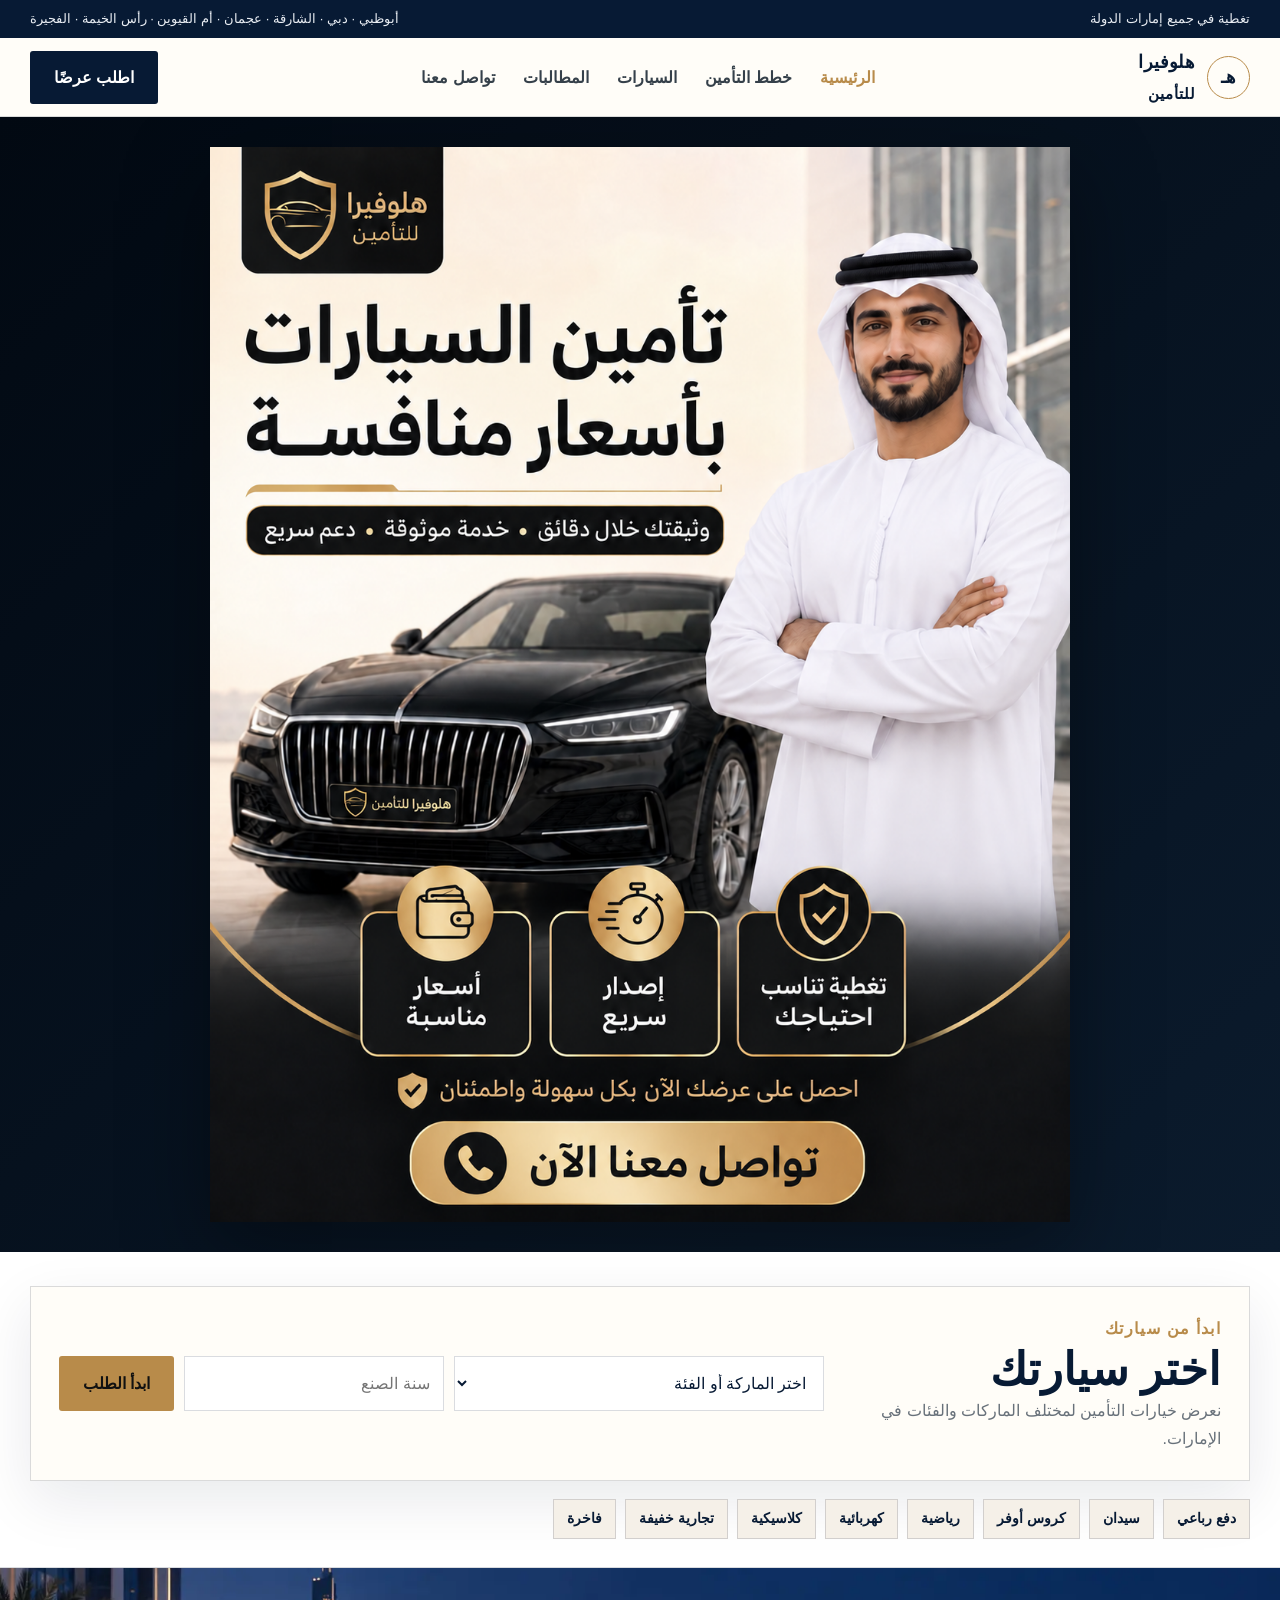
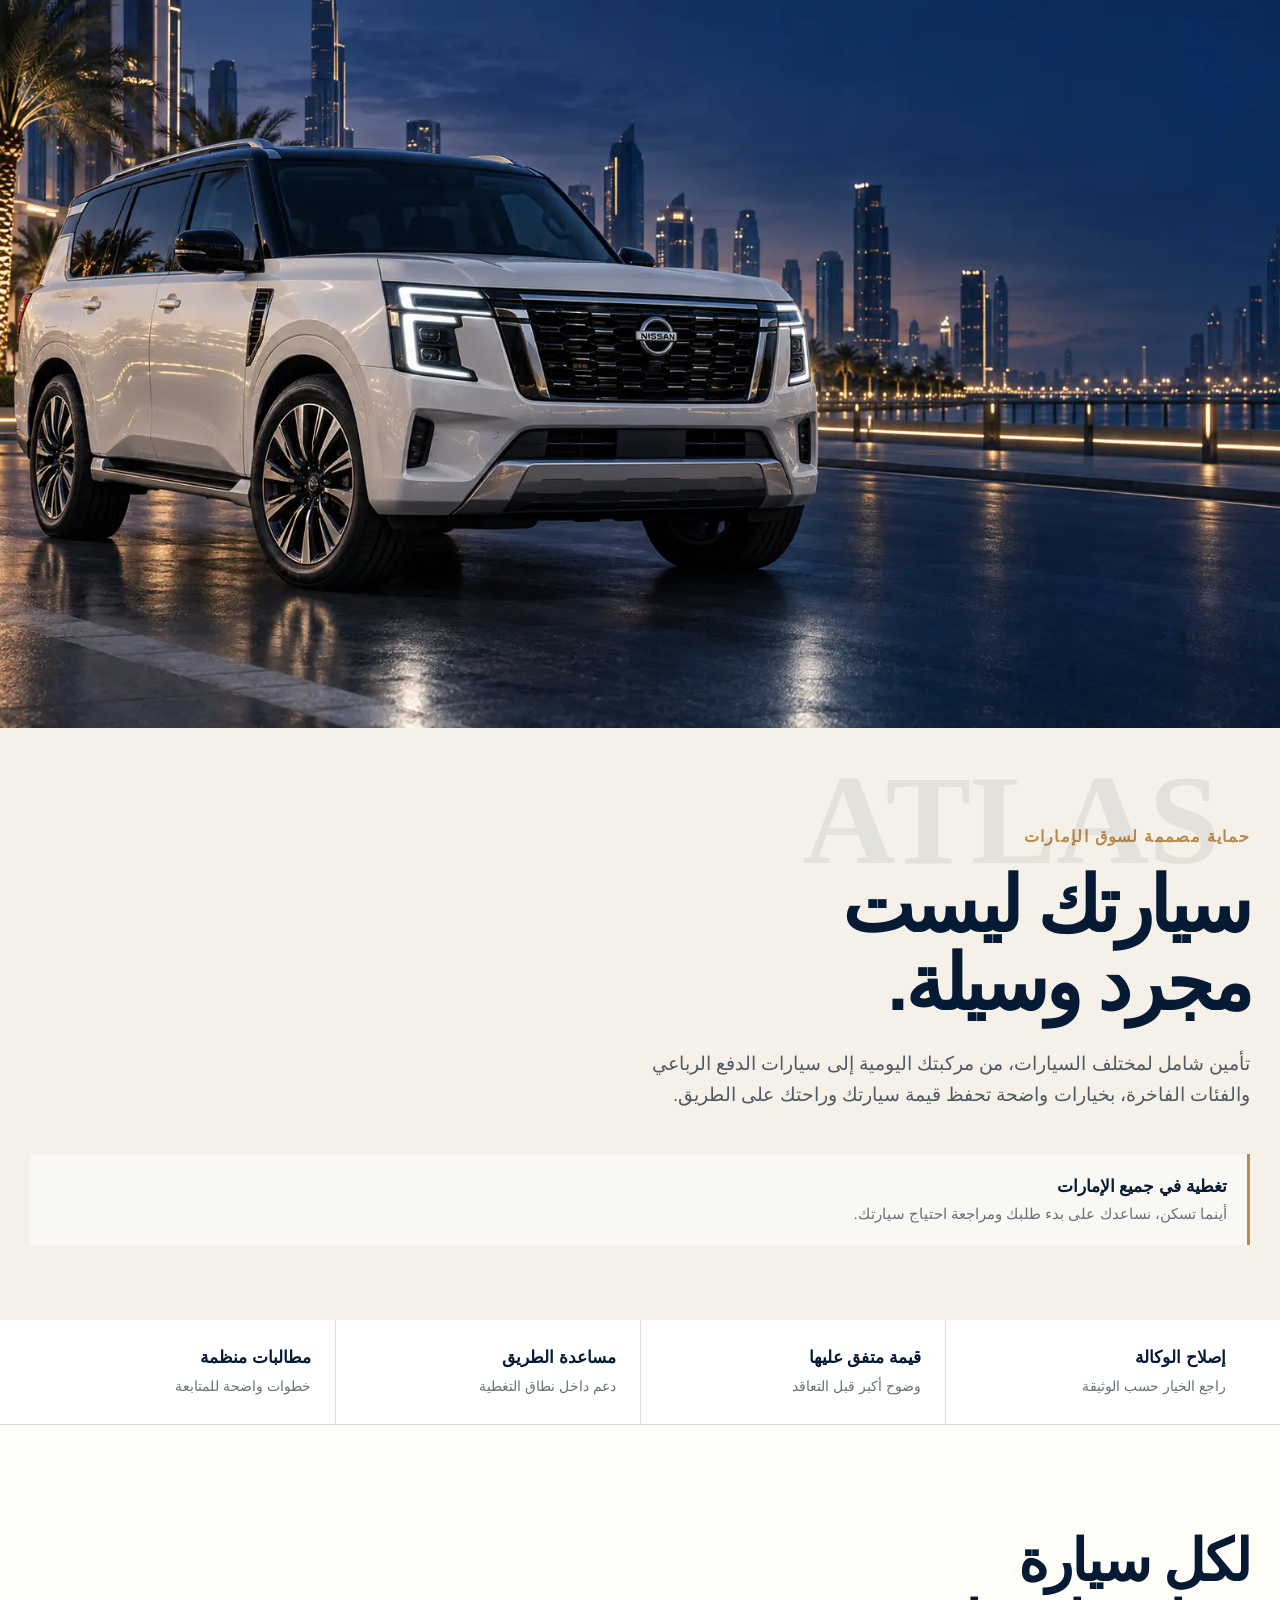
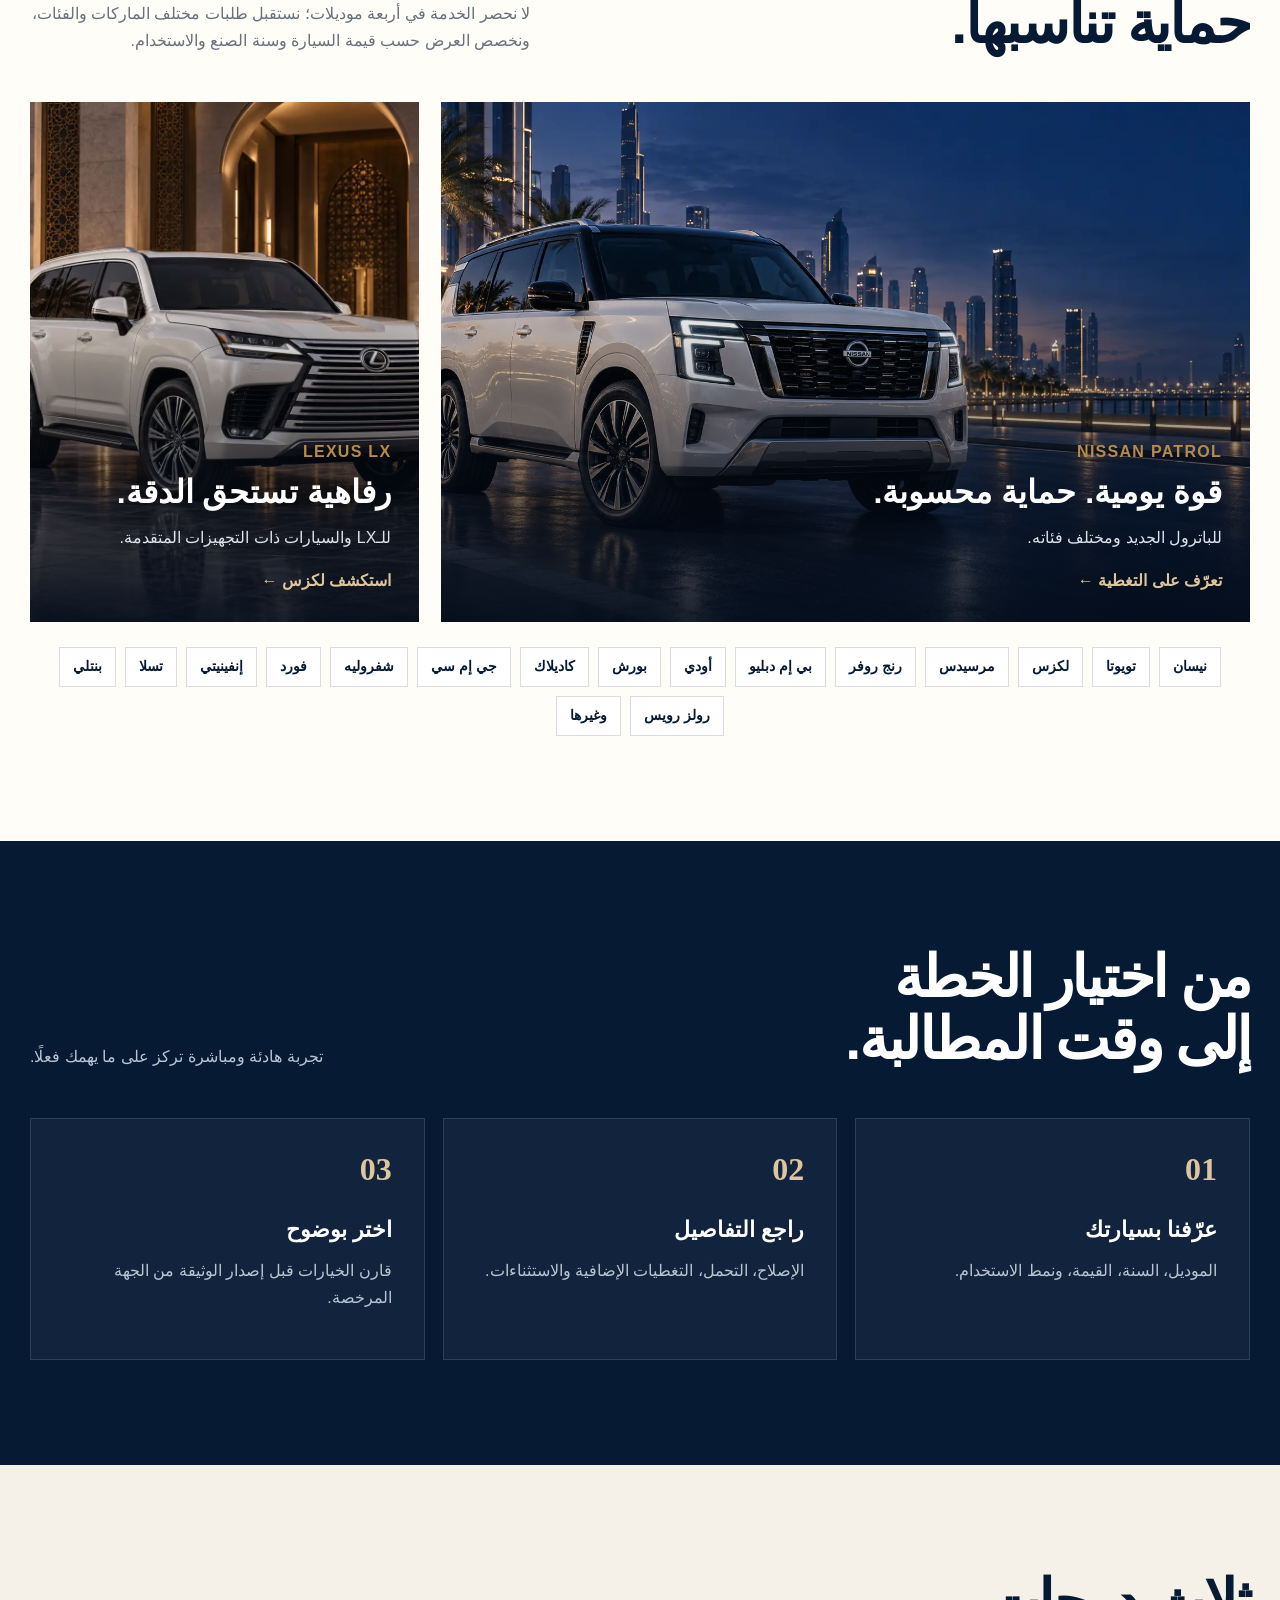
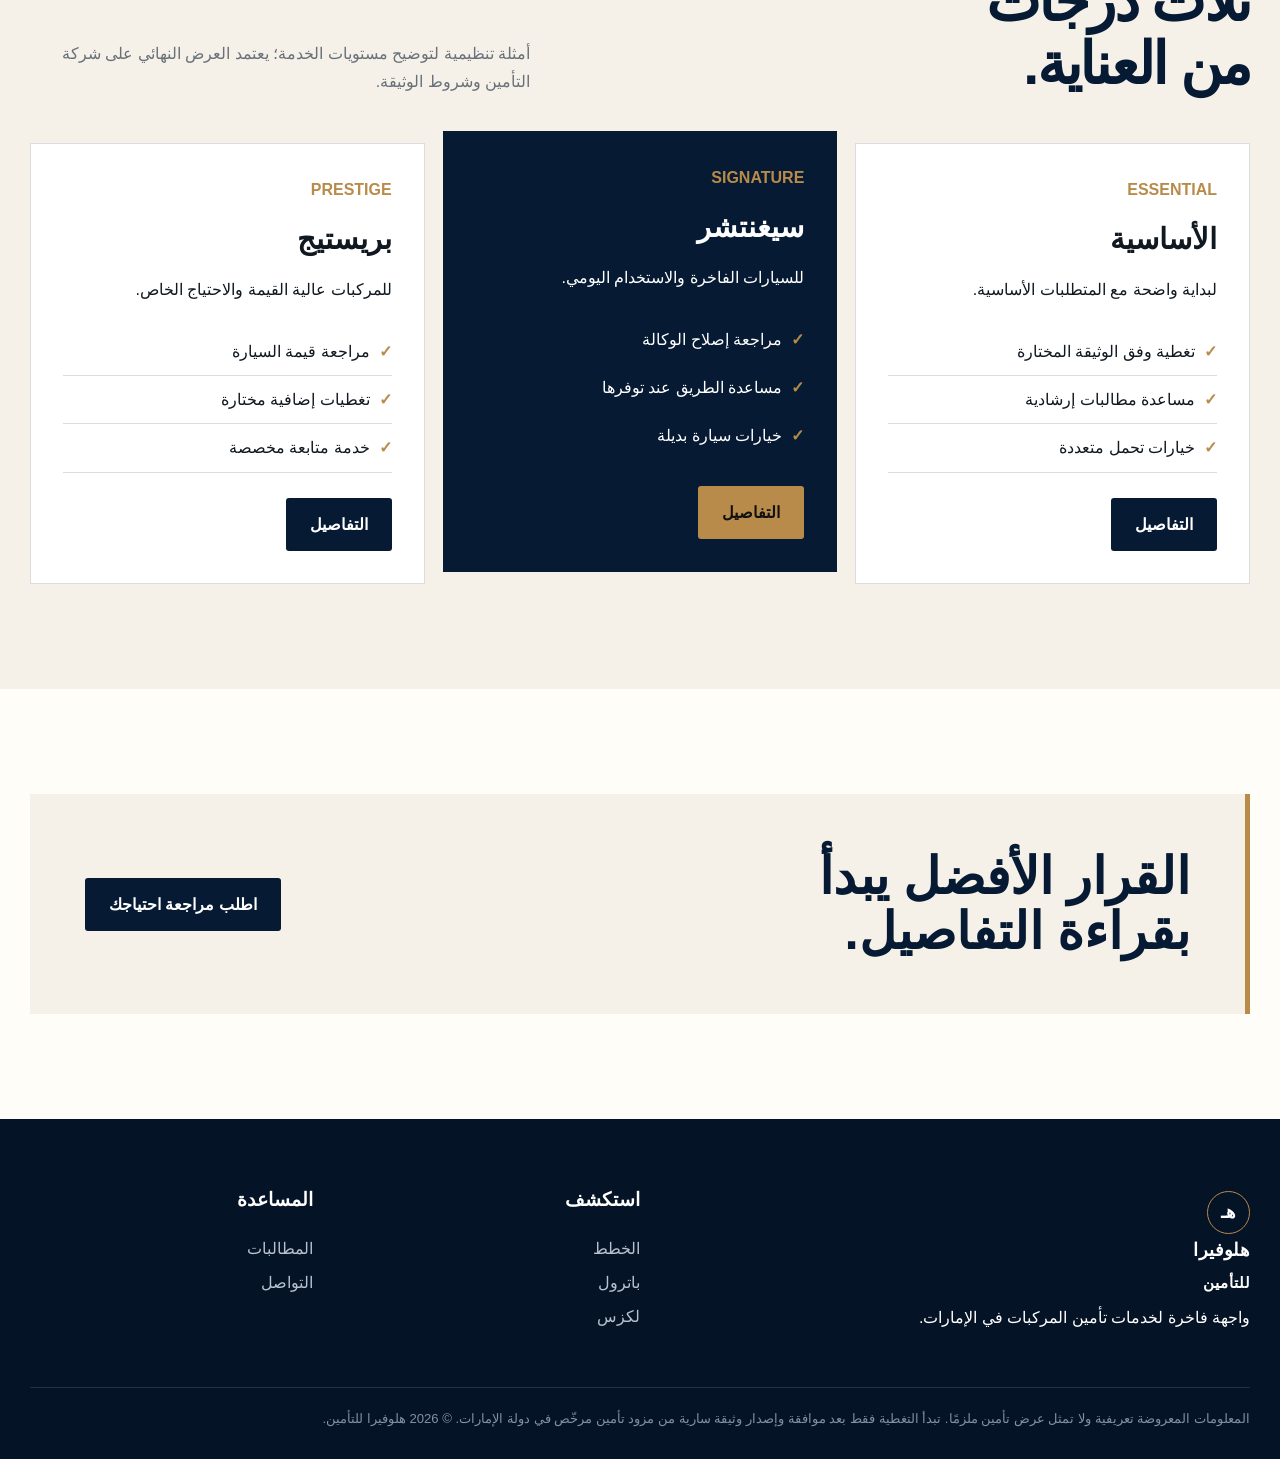
<file: index.html>
<!doctype html><html lang="ar" dir="rtl"><head><meta charset="utf-8"><meta name="viewport" content="width=device-width,initial-scale=1"><meta name="description" content="هلوفيرا للتأمين — تجربة فاخرة لتأمين السيارات عالية القيمة في الإمارات."><title>هلوفيرا للتأمين | تأمين السيارات الفاخرة</title><link rel="stylesheet" href="/styles.css"></head><body>
<div class="service-bar"><div class="wrap"><span>تغطية في جميع إمارات الدولة</span><span>أبوظبي · دبي · الشارقة · عجمان · أم القيوين · رأس الخيمة · الفجيرة</span></div></div>
<header class="header"><nav class="nav wrap"><a class="brand" href="/"><span class="brand-mark">هـ</span><span>هلوفيرا<br><small>للتأمين</small></span></a><button class="menu" aria-label="فتح القائمة" aria-expanded="false">☰</button><div class="nav-links"><a class="active" href="/">الرئيسية</a><a href="/plans/">خطط التأمين</a><a href="/vehicles/patrol/">السيارات</a><a href="/claims/">المطالبات</a><a href="/contact/">تواصل معنا</a></div><a class="nav-action" href="/contact/#quote">اطلب عرضًا</a></nav></header>
<main>
<section class="campaign-hero"><a href="#choose-car" aria-label="ابدأ طلب تأمين سيارتك"><img src="/assets/halovera-emirati-insurance-hero.png" alt="مستشار تأمين إماراتي أمام سيارة فاخرة"></a></section>
<section class="vehicle-picker" id="choose-car"><div class="wrap"><div class="picker-card"><div class="picker-intro"><div class="kicker">ابدأ من سيارتك</div><h2>اختر سيارتك</h2><p>نعرض خيارات التأمين لمختلف الماركات والفئات في الإمارات.</p></div><form class="quote-mini" data-demo-form><select aria-label="نوع السيارة" required><option value="">اختر الماركة أو الفئة</option><option>نيسان باترول</option><option>تويوتا لاندكروزر</option><option>لكزس LX / GX</option><option>مرسيدس G-Class / GLS</option><option>رنج روفر</option><option>بي إم دبليو X7 / X5</option><option>أودي Q8 / Q7</option><option>بورش كايين</option><option>كاديلاك إسكاليد</option><option>جي إم سي يوكن</option><option>شفروليه تاهو / سوبربان</option><option>فورد إكسبيديشن</option><option>إنفينيتي QX80</option><option>بنتلي / رولز رويس</option><option>سيارة رياضية</option><option>سيارة كهربائية</option><option>سيدان أو كروس أوفر</option><option>سيارة أخرى</option></select><input aria-label="سنة الصنع" type="number" placeholder="سنة الصنع" min="1990" max="2027"><button class="btn gold">ابدأ الطلب</button><div class="success" style="grid-column:1/-1">تم تجهيز الطلب المبدئي. أضف وسيلة التواصل الرسمية عند اعتماد الموقع.</div></form></div><div class="car-types" aria-label="أنواع السيارات المشمولة"><span>دفع رباعي</span><span>سيدان</span><span>كروس أوفر</span><span>رياضية</span><span>كهربائية</span><span>كلاسيكية</span><span>تجارية خفيفة</span><span>فاخرة</span></div></div></section>
<section class="patrol-lead"><img src="/assets/atlas-patrol-uae.webp" alt="نيسان باترول بيضاء فاخرة في دبي"></section>
<section class="hero hero-message"><div class="hero-copy"><div class="kicker">حماية مصممة لسوق الإمارات</div><h1>سيارتك ليست<br>مجرد وسيلة.</h1><p>تأمين شامل لمختلف السيارات، من مركبتك اليومية إلى سيارات الدفع الرباعي والفئات الفاخرة، بخيارات واضحة تحفظ قيمة سيارتك وراحتك على الطريق.</p><div class="emirates-note"><strong>تغطية في جميع الإمارات</strong><span>أينما تسكن، نساعدك على بدء طلبك ومراجعة احتياج سيارتك.</span></div></div></section>
<section class="trust-row"><div class="wrap"><div class="trust-item"><b>إصلاح الوكالة</b><span>راجع الخيار حسب الوثيقة</span></div><div class="trust-item"><b>قيمة متفق عليها</b><span>وضوح أكبر قبل التعاقد</span></div><div class="trust-item"><b>مساعدة الطريق</b><span>دعم داخل نطاق التغطية</span></div><div class="trust-item"><b>مطالبات منظمة</b><span>خطوات واضحة للمتابعة</span></div></div></section>
<section class="section"><div class="wrap"><div class="section-head"><h2>لكل سيارة<br>حماية تناسبها.</h2><p>لا نحصر الخدمة في أربعة موديلات؛ نستقبل طلبات مختلف الماركات والفئات، ونخصص العرض حسب قيمة السيارة وسنة الصنع والاستخدام.</p></div><div class="vehicle-grid"><a class="vehicle-card" href="/vehicles/patrol/"><img src="/assets/atlas-patrol-uae.webp" alt="باترول جديد أبيض"><div class="vehicle-copy"><div class="kicker">NISSAN PATROL</div><h3>قوة يومية. حماية محسوبة.</h3><p>للباترول الجديد ومختلف فئاته.</p><span class="text-link">تعرّف على التغطية ←</span></div></a><a class="vehicle-card small" href="/vehicles/lexus/"><img src="/assets/atlas-lexus-uae.webp" alt="لكزس LX بيضاء"><div class="vehicle-copy"><div class="kicker">LEXUS LX</div><h3>رفاهية تستحق الدقة.</h3><p>للـLX والسيارات ذات التجهيزات المتقدمة.</p><span class="text-link">استكشف لكزس ←</span></div></a></div><div class="brand-list"><span>نيسان</span><span>تويوتا</span><span>لكزس</span><span>مرسيدس</span><span>رنج روفر</span><span>بي إم دبليو</span><span>أودي</span><span>بورش</span><span>كاديلاك</span><span>جي إم سي</span><span>شفروليه</span><span>فورد</span><span>إنفينيتي</span><span>تسلا</span><span>بنتلي</span><span>رولز رويس</span><span>وغيرها</span></div></div></section>
<section class="section navy"><div class="wrap"><div class="section-head"><h2>من اختيار الخطة<br>إلى وقت المطالبة.</h2><p>تجربة هادئة ومباشرة تركز على ما يهمك فعلًا.</p></div><div class="steps"><div class="step"><span>01</span><h3>عرّفنا بسيارتك</h3><p>الموديل، السنة، القيمة، ونمط الاستخدام.</p></div><div class="step"><span>02</span><h3>راجع التفاصيل</h3><p>الإصلاح، التحمل، التغطيات الإضافية والاستثناءات.</p></div><div class="step"><span>03</span><h3>اختر بوضوح</h3><p>قارن الخيارات قبل إصدار الوثيقة من الجهة المرخصة.</p></div></div></div></section>
<section class="section cream" id="plans"><div class="wrap"><div class="section-head"><h2>ثلاث درجات<br>من العناية.</h2><p>أمثلة تنظيمية لتوضيح مستويات الخدمة؛ يعتمد العرض النهائي على شركة التأمين وشروط الوثيقة.</p></div><div class="plan-grid"><div class="plan"><div class="plan-label">ESSENTIAL</div><h3>الأساسية</h3><p>لبداية واضحة مع المتطلبات الأساسية.</p><ul><li>تغطية وفق الوثيقة المختارة</li><li>مساعدة مطالبات إرشادية</li><li>خيارات تحمل متعددة</li></ul><a class="btn" href="/plans/">التفاصيل</a></div><div class="plan featured"><div class="plan-label">SIGNATURE</div><h3>سيغنتشر</h3><p>للسيارات الفاخرة والاستخدام اليومي.</p><ul><li>مراجعة إصلاح الوكالة</li><li>مساعدة الطريق عند توفرها</li><li>خيارات سيارة بديلة</li></ul><a class="btn gold" href="/plans/">التفاصيل</a></div><div class="plan"><div class="plan-label">PRESTIGE</div><h3>بريستيج</h3><p>للمركبات عالية القيمة والاحتياج الخاص.</p><ul><li>مراجعة قيمة السيارة</li><li>تغطيات إضافية مختارة</li><li>خدمة متابعة مخصصة</li></ul><a class="btn" href="/plans/">التفاصيل</a></div></div></div></section>
<section class="section"><div class="wrap"><div class="banner"><h2>القرار الأفضل يبدأ<br>بقراءة التفاصيل.</h2><a class="btn" href="/contact/#quote">اطلب مراجعة احتياجك</a></div></div></section>
</main>
<footer class="footer"><div class="wrap"><div class="footer-grid"><div><a class="brand" href="/"><span class="brand-mark">هـ</span><span>هلوفيرا<br><small>للتأمين</small></span></a><p>واجهة فاخرة لخدمات تأمين المركبات في الإمارات.</p></div><div><h3>استكشف</h3><a href="/plans/">الخطط</a><a href="/vehicles/patrol/">باترول</a><a href="/vehicles/lexus/">لكزس</a></div><div><h3>المساعدة</h3><a href="/claims/">المطالبات</a><a href="/contact/">التواصل</a></div></div><div class="legal">المعلومات المعروضة تعريفية ولا تمثل عرض تأمين ملزمًا. تبدأ التغطية فقط بعد موافقة وإصدار وثيقة سارية من مزود تأمين مرخّص في دولة الإمارات. © 2026 هلوفيرا للتأمين.</div></div></footer><script src="/script.js"></script></body></html>
</file>
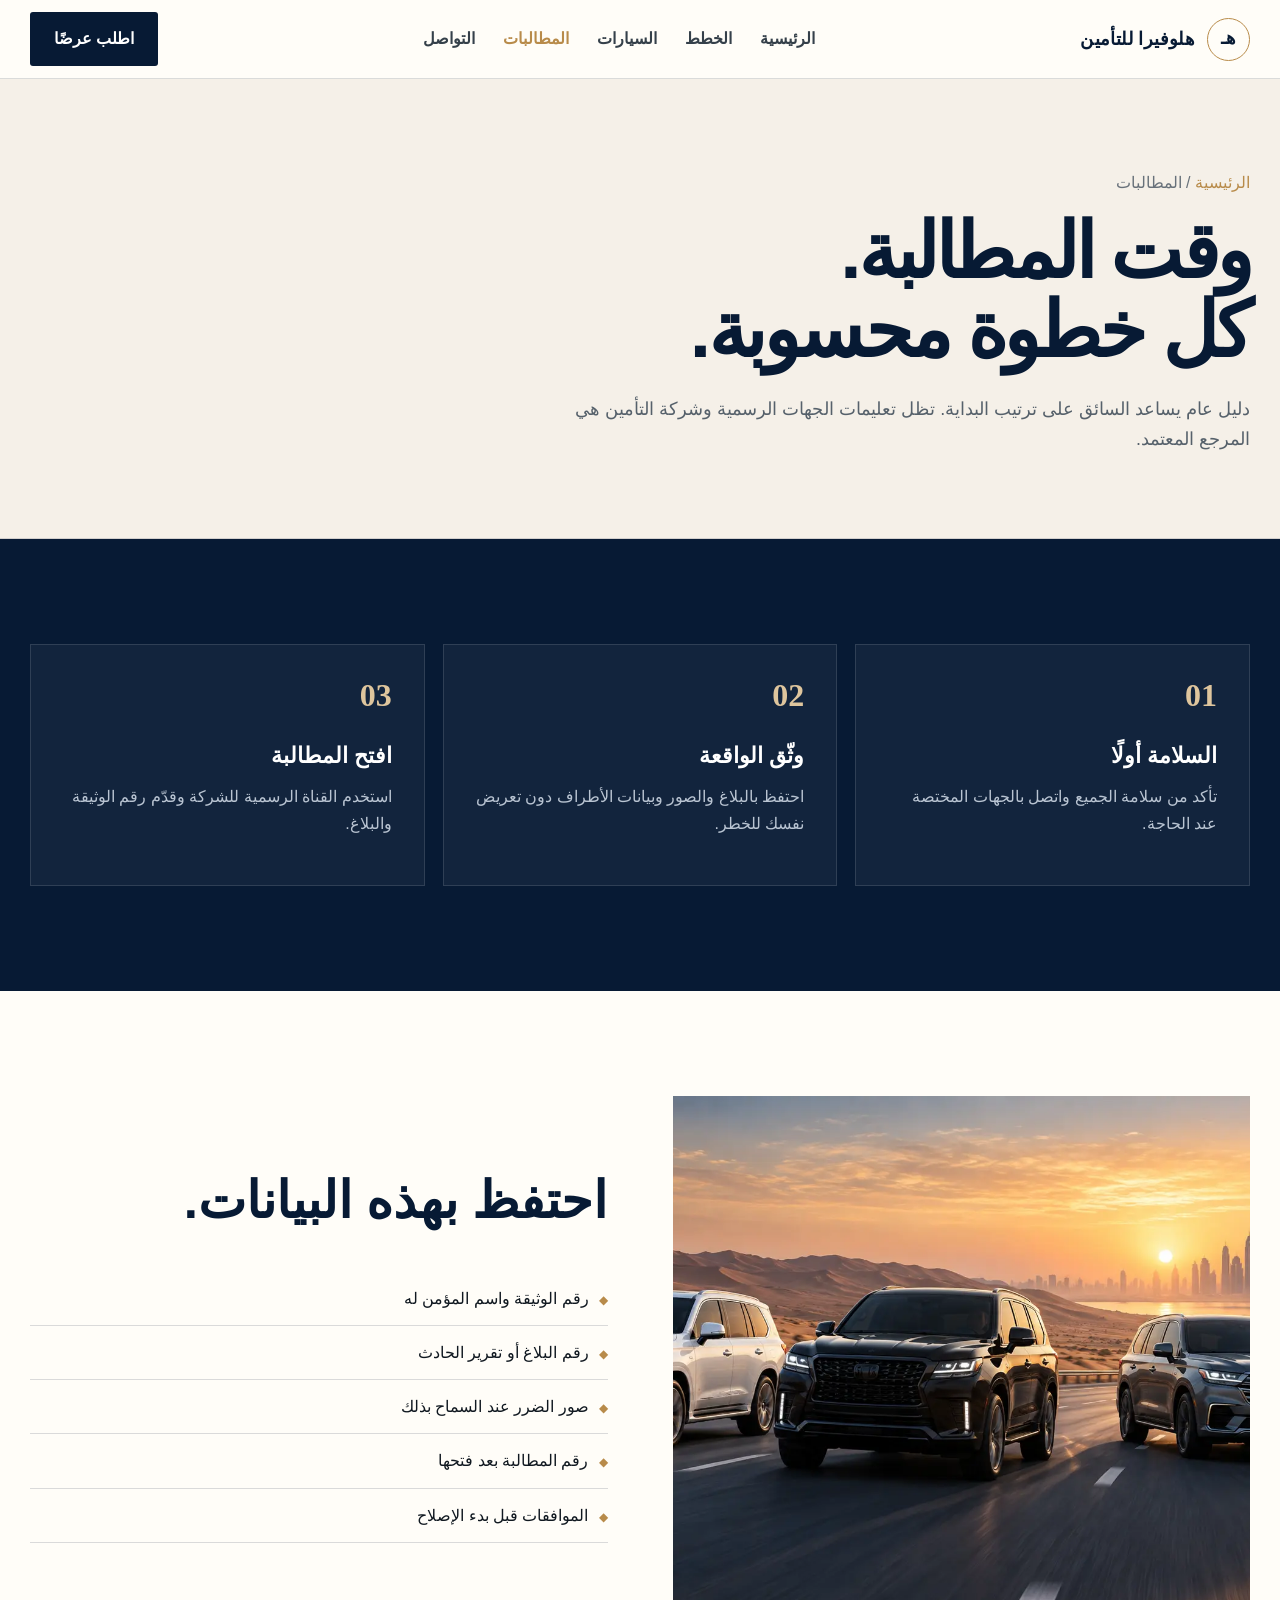
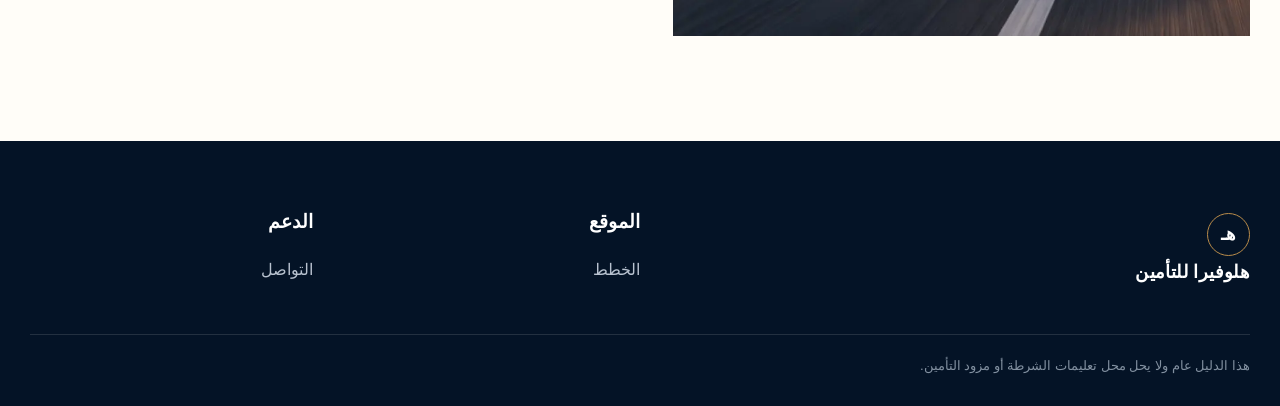
<file: claims/index.html>
<!doctype html><html lang="ar" dir="rtl"><head><meta charset="utf-8"><meta name="viewport" content="width=device-width,initial-scale=1"><title>المطالبات | هلوفيرا للتأمين</title><link rel="stylesheet" href="/styles.css"></head><body><header class="header"><nav class="nav wrap"><a class="brand" href="/"><span class="brand-mark">هـ</span><span>هلوفيرا للتأمين</span></a><button class="menu">☰</button><div class="nav-links"><a href="/">الرئيسية</a><a href="/plans/">الخطط</a><a href="/vehicles/patrol/">السيارات</a><a class="active" href="/claims/">المطالبات</a><a href="/contact/">التواصل</a></div><a class="nav-action" href="/contact/#quote">اطلب عرضًا</a></nav></header><main><section class="page-hero"><div class="wrap"><div class="crumb"><a href="/">الرئيسية</a> / المطالبات</div><h1>وقت المطالبة.<br>كل خطوة محسوبة.</h1><p>دليل عام يساعد السائق على ترتيب البداية. تظل تعليمات الجهات الرسمية وشركة التأمين هي المرجع المعتمد.</p></div></section><section class="section navy"><div class="wrap"><div class="steps"><div class="step"><span>01</span><h3>السلامة أولًا</h3><p>تأكد من سلامة الجميع واتصل بالجهات المختصة عند الحاجة.</p></div><div class="step"><span>02</span><h3>وثّق الواقعة</h3><p>احتفظ بالبلاغ والصور وبيانات الأطراف دون تعريض نفسك للخطر.</p></div><div class="step"><span>03</span><h3>افتح المطالبة</h3><p>استخدم القناة الرسمية للشركة وقدّم رقم الوثيقة والبلاغ.</p></div></div></div></section><section class="section"><div class="wrap split"><img src="/assets/atlas-fleet-uae.webp" alt="سيارات فاخرة على طريق إماراتي"><div class="content"><h2>احتفظ بهذه البيانات.</h2><ul class="checklist"><li>رقم الوثيقة واسم المؤمن له</li><li>رقم البلاغ أو تقرير الحادث</li><li>صور الضرر عند السماح بذلك</li><li>رقم المطالبة بعد فتحها</li><li>الموافقات قبل بدء الإصلاح</li></ul></div></div></section></main><footer class="footer"><div class="wrap"><div class="footer-grid"><div><a class="brand" href="/"><span class="brand-mark">هـ</span>هلوفيرا للتأمين</a></div><div><h3>الموقع</h3><a href="/plans/">الخطط</a></div><div><h3>الدعم</h3><a href="/contact/">التواصل</a></div></div><div class="legal">هذا الدليل عام ولا يحل محل تعليمات الشرطة أو مزود التأمين.</div></div></footer><script src="/script.js"></script></body></html>
</file>
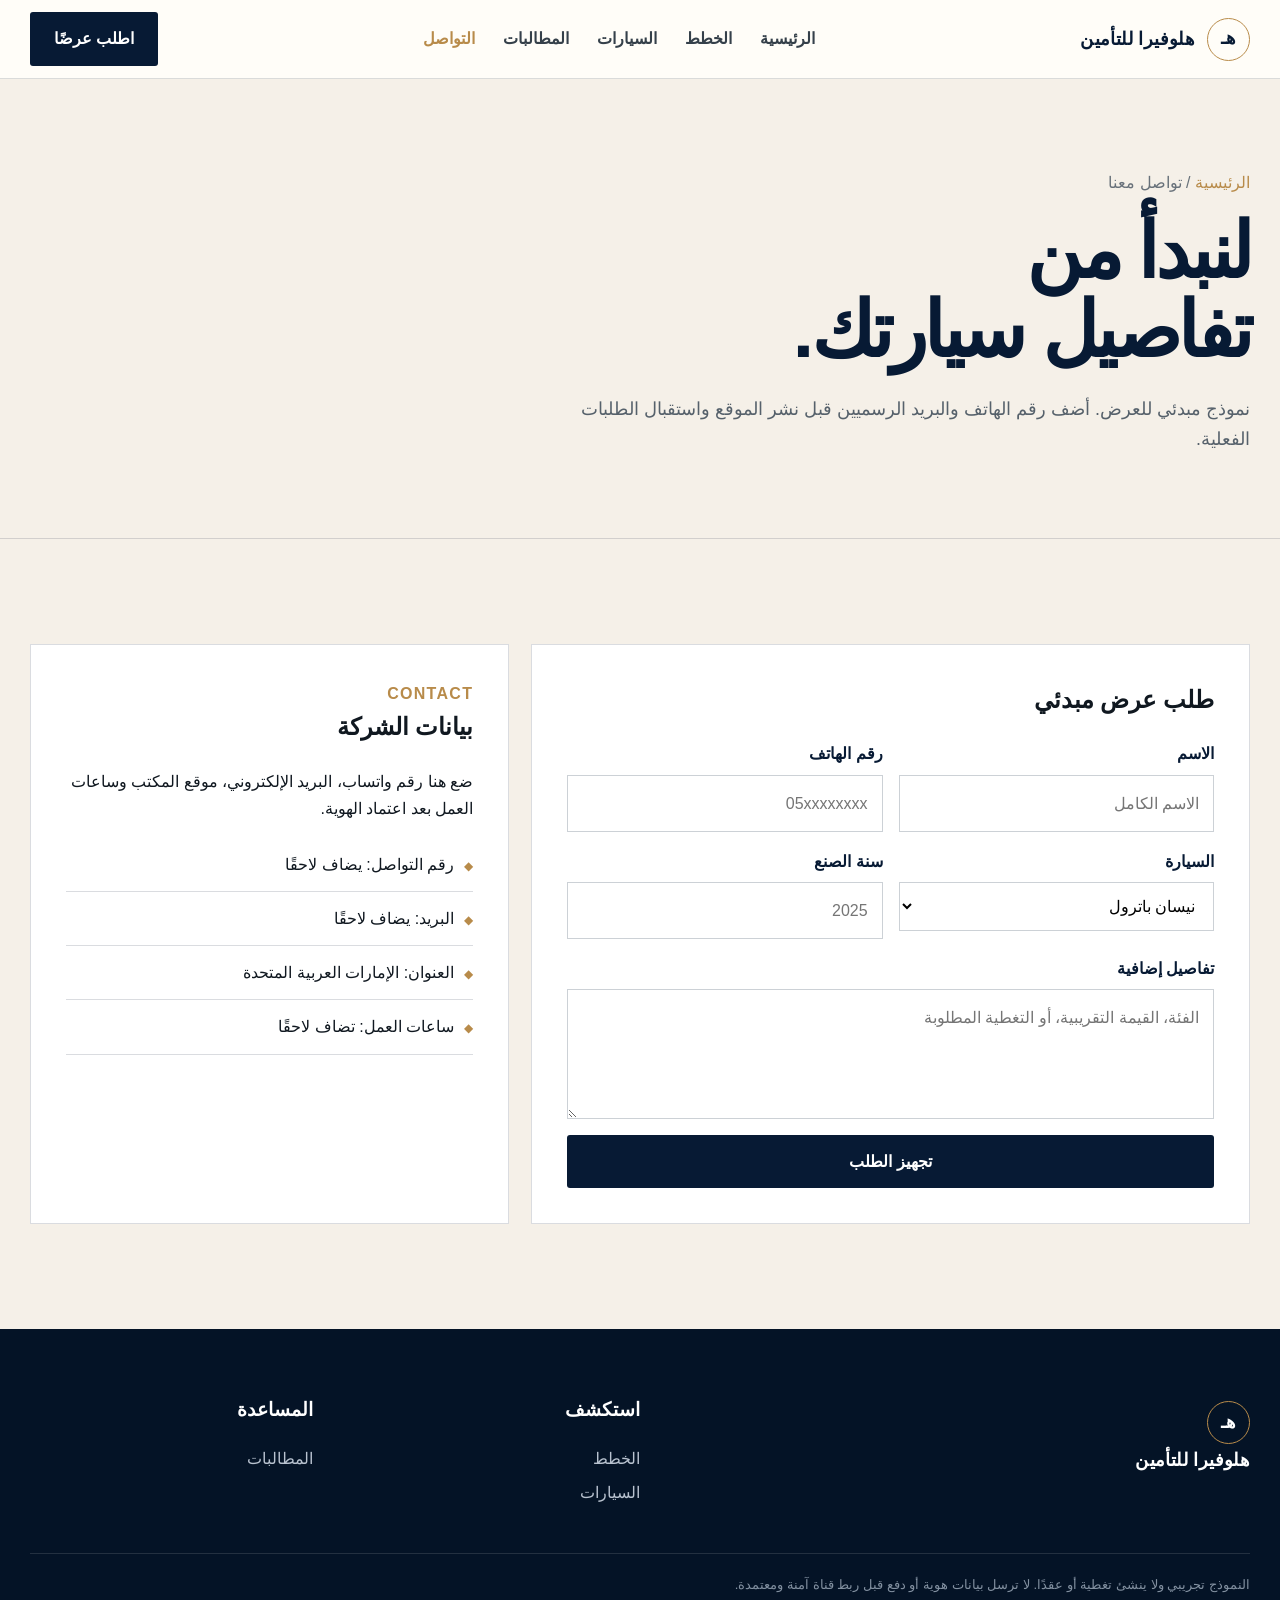
<file: contact/index.html>
<!doctype html><html lang="ar" dir="rtl"><head><meta charset="utf-8"><meta name="viewport" content="width=device-width,initial-scale=1"><title>تواصل معنا | هلوفيرا للتأمين</title><link rel="stylesheet" href="/styles.css"></head><body><header class="header"><nav class="nav wrap"><a class="brand" href="/"><span class="brand-mark">هـ</span><span>هلوفيرا للتأمين</span></a><button class="menu">☰</button><div class="nav-links"><a href="/">الرئيسية</a><a href="/plans/">الخطط</a><a href="/vehicles/patrol/">السيارات</a><a href="/claims/">المطالبات</a><a class="active" href="/contact/">التواصل</a></div><a class="nav-action" href="#quote">اطلب عرضًا</a></nav></header><main><section class="page-hero"><div class="wrap"><div class="crumb"><a href="/">الرئيسية</a> / تواصل معنا</div><h1>لنبدأ من<br>تفاصيل سيارتك.</h1><p>نموذج مبدئي للعرض. أضف رقم الهاتف والبريد الرسميين قبل نشر الموقع واستقبال الطلبات الفعلية.</p></div></section><section class="section cream" id="quote"><div class="wrap form-layout"><form class="form-box" data-demo-form><h2>طلب عرض مبدئي</h2><div class="fields"><div class="field"><label for="name">الاسم</label><input id="name" required placeholder="الاسم الكامل"></div><div class="field"><label for="phone">رقم الهاتف</label><input id="phone" required inputmode="tel" placeholder="05xxxxxxxx"></div><div class="field"><label for="car">السيارة</label><select id="car"><option>نيسان باترول</option><option>لكزس LX</option><option>سيارة فارهة أخرى</option></select></div><div class="field"><label for="year">سنة الصنع</label><input id="year" type="number" min="2000" max="2027" placeholder="2025"></div><div class="field full"><label for="message">تفاصيل إضافية</label><textarea id="message" placeholder="الفئة، القيمة التقريبية، أو التغطية المطلوبة"></textarea></div><div class="field full"><button class="btn" type="submit">تجهيز الطلب</button><div class="success">تم تجهيز الطلب على النسخة التجريبية. يلزم ربط النموذج بقناة الشركة الرسمية لتفعيل الإرسال.</div></div></div></form><aside class="info-box"><div class="kicker">CONTACT</div><h2>بيانات الشركة</h2><p>ضع هنا رقم واتساب، البريد الإلكتروني، موقع المكتب وساعات العمل بعد اعتماد الهوية.</p><ul class="checklist"><li>رقم التواصل: يضاف لاحقًا</li><li>البريد: يضاف لاحقًا</li><li>العنوان: الإمارات العربية المتحدة</li><li>ساعات العمل: تضاف لاحقًا</li></ul></aside></div></section></main><footer class="footer"><div class="wrap"><div class="footer-grid"><div><a class="brand" href="/"><span class="brand-mark">هـ</span>هلوفيرا للتأمين</a></div><div><h3>استكشف</h3><a href="/plans/">الخطط</a><a href="/vehicles/patrol/">السيارات</a></div><div><h3>المساعدة</h3><a href="/claims/">المطالبات</a></div></div><div class="legal">النموذج تجريبي ولا ينشئ تغطية أو عقدًا. لا ترسل بيانات هوية أو دفع قبل ربط قناة آمنة ومعتمدة.</div></div></footer><script src="/script.js"></script></body></html>
</file>
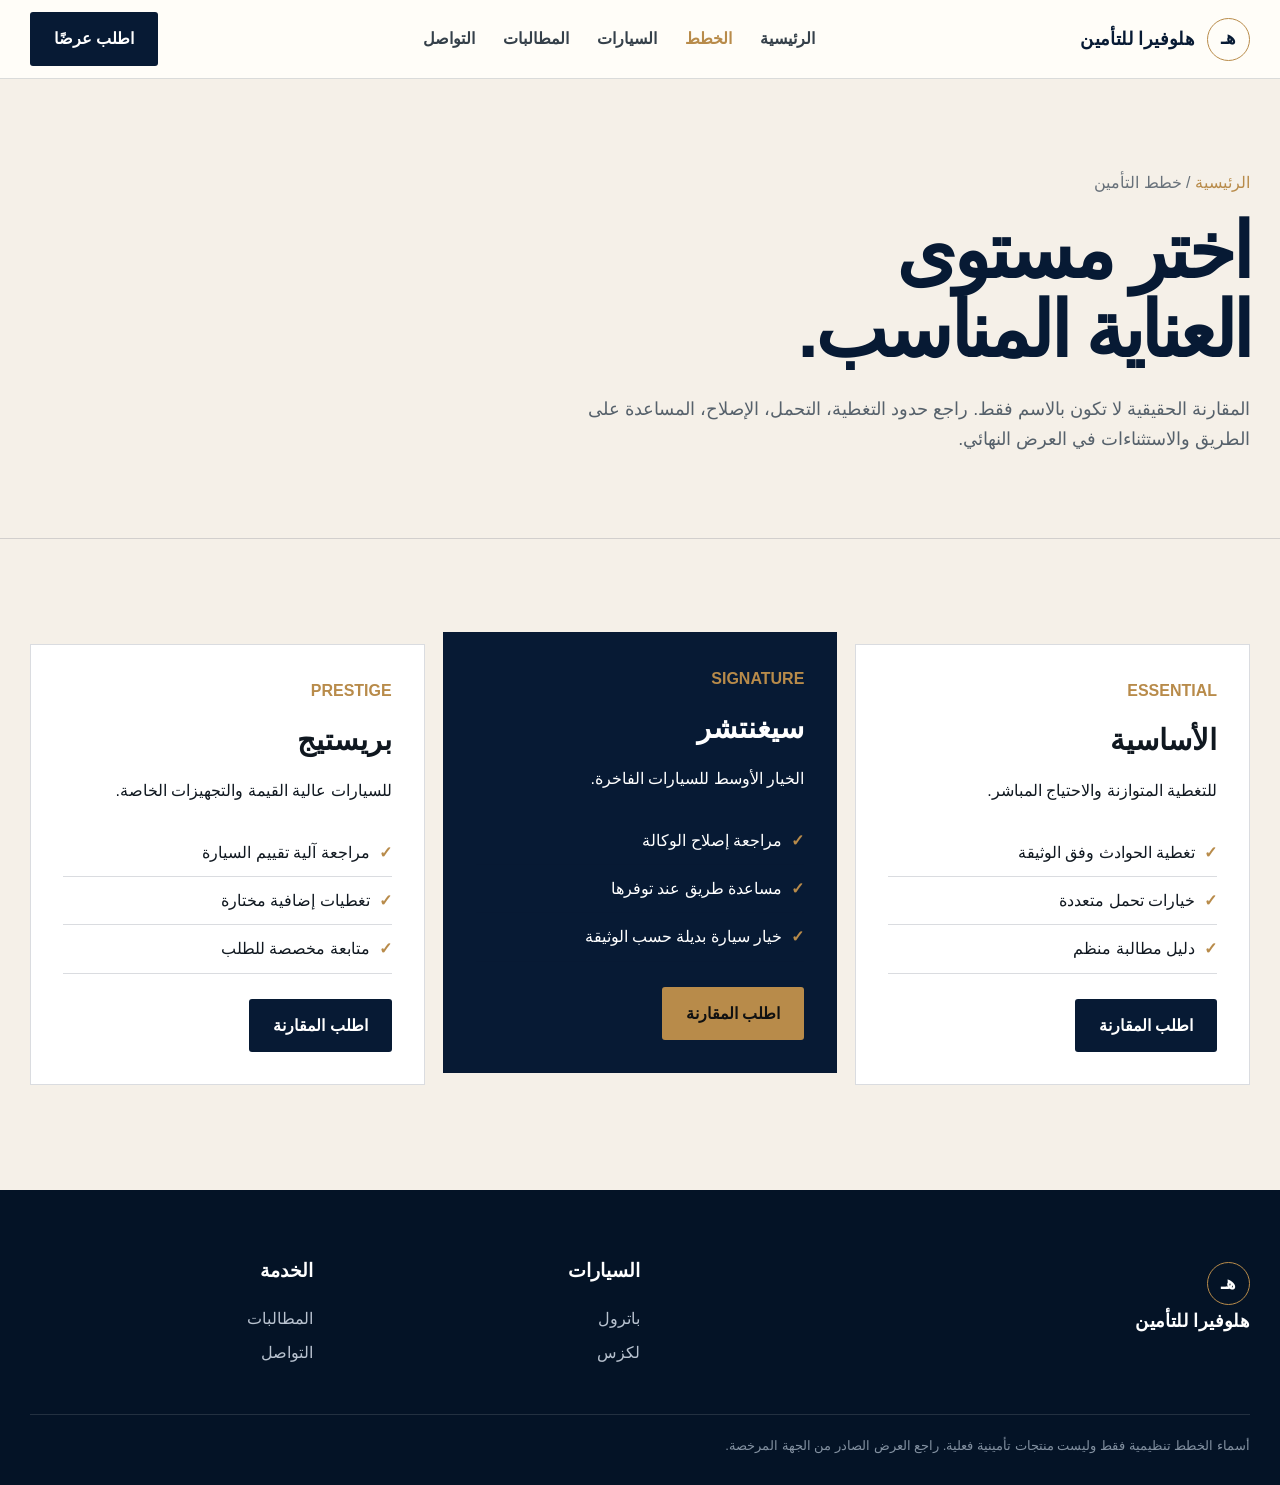
<file: plans/index.html>
<!doctype html><html lang="ar" dir="rtl"><head><meta charset="utf-8"><meta name="viewport" content="width=device-width,initial-scale=1"><title>خطط التأمين | هلوفيرا للتأمين</title><link rel="stylesheet" href="/styles.css"></head><body><header class="header"><nav class="nav wrap"><a class="brand" href="/"><span class="brand-mark">هـ</span><span>هلوفيرا للتأمين</span></a><button class="menu">☰</button><div class="nav-links"><a href="/">الرئيسية</a><a class="active" href="/plans/">الخطط</a><a href="/vehicles/patrol/">السيارات</a><a href="/claims/">المطالبات</a><a href="/contact/">التواصل</a></div><a class="nav-action" href="/contact/#quote">اطلب عرضًا</a></nav></header><main><section class="page-hero"><div class="wrap"><div class="crumb"><a href="/">الرئيسية</a> / خطط التأمين</div><h1>اختر مستوى<br>العناية المناسب.</h1><p>المقارنة الحقيقية لا تكون بالاسم فقط. راجع حدود التغطية، التحمل، الإصلاح، المساعدة على الطريق والاستثناءات في العرض النهائي.</p></div></section><section class="section cream"><div class="wrap"><div class="plan-grid"><div class="plan"><div class="plan-label">ESSENTIAL</div><h3>الأساسية</h3><p>للتغطية المتوازنة والاحتياج المباشر.</p><ul><li>تغطية الحوادث وفق الوثيقة</li><li>خيارات تحمل متعددة</li><li>دليل مطالبة منظم</li></ul><a class="btn" href="/contact/#quote">اطلب المقارنة</a></div><div class="plan featured"><div class="plan-label">SIGNATURE</div><h3>سيغنتشر</h3><p>الخيار الأوسط للسيارات الفاخرة.</p><ul><li>مراجعة إصلاح الوكالة</li><li>مساعدة طريق عند توفرها</li><li>خيار سيارة بديلة حسب الوثيقة</li></ul><a class="btn gold" href="/contact/#quote">اطلب المقارنة</a></div><div class="plan"><div class="plan-label">PRESTIGE</div><h3>بريستيج</h3><p>للسيارات عالية القيمة والتجهيزات الخاصة.</p><ul><li>مراجعة آلية تقييم السيارة</li><li>تغطيات إضافية مختارة</li><li>متابعة مخصصة للطلب</li></ul><a class="btn" href="/contact/#quote">اطلب المقارنة</a></div></div></div></section></main><footer class="footer"><div class="wrap"><div class="footer-grid"><div><a class="brand" href="/"><span class="brand-mark">هـ</span>هلوفيرا للتأمين</a></div><div><h3>السيارات</h3><a href="/vehicles/patrol/">باترول</a><a href="/vehicles/lexus/">لكزس</a></div><div><h3>الخدمة</h3><a href="/claims/">المطالبات</a><a href="/contact/">التواصل</a></div></div><div class="legal">أسماء الخطط تنظيمية فقط وليست منتجات تأمينية فعلية. راجع العرض الصادر من الجهة المرخصة.</div></div></footer><script src="/script.js"></script></body></html>
</file>
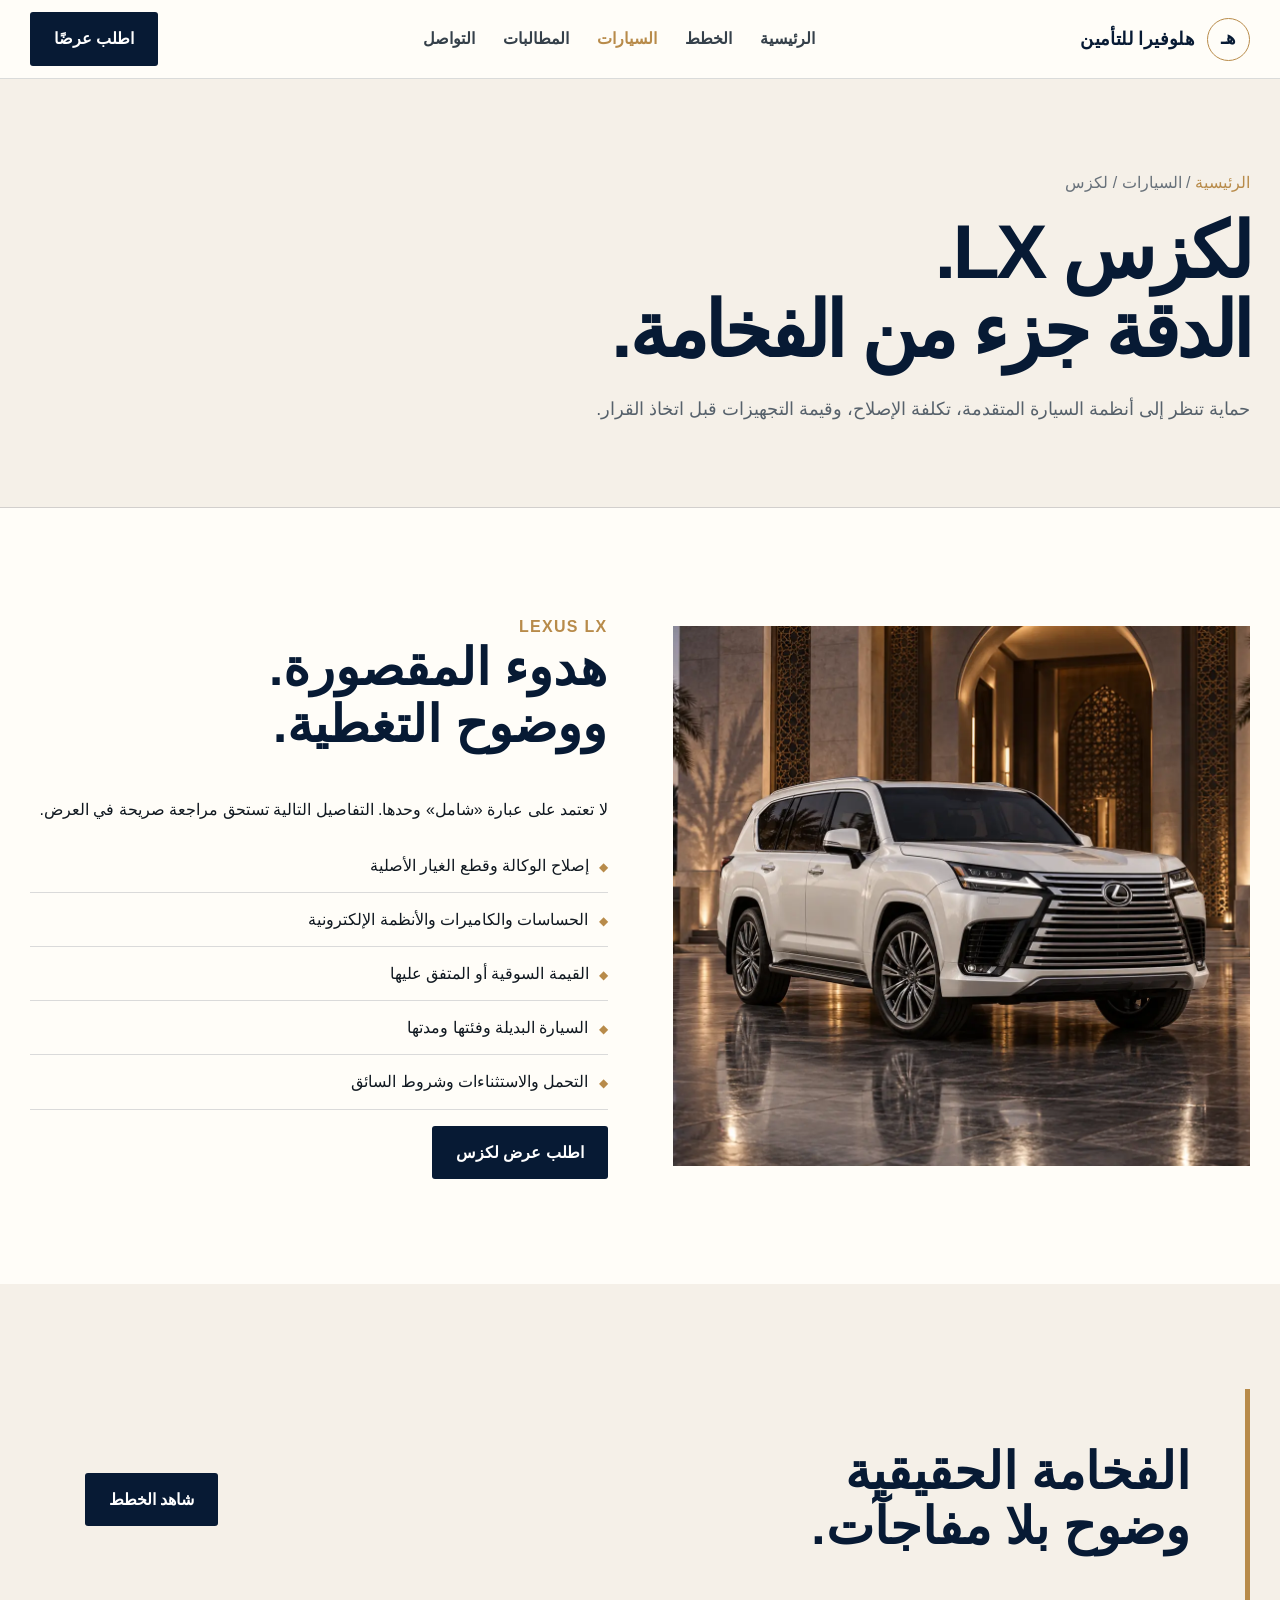
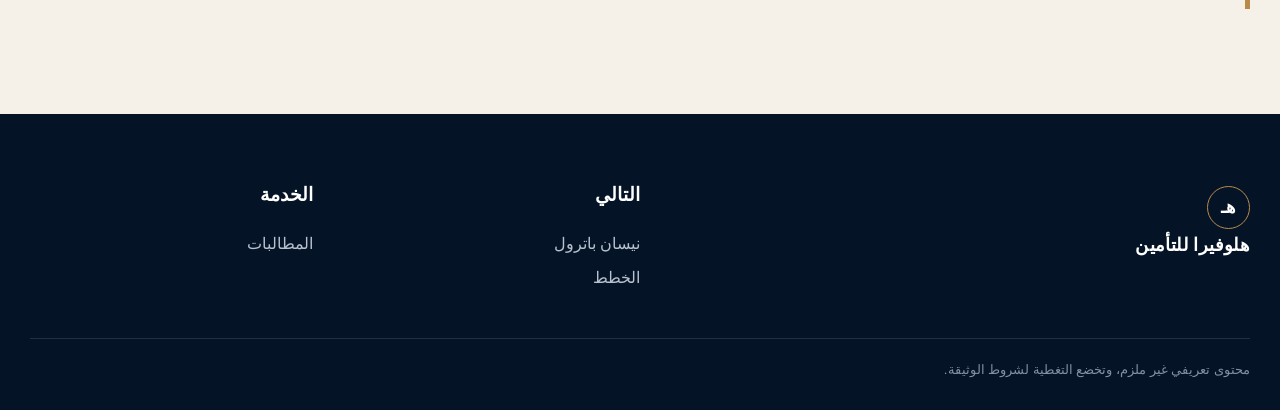
<file: vehicles/lexus/index.html>
<!doctype html><html lang="ar" dir="rtl"><head><meta charset="utf-8"><meta name="viewport" content="width=device-width,initial-scale=1"><title>تأمين لكزس LX | هلوفيرا للتأمين</title><link rel="stylesheet" href="/styles.css"></head><body><header class="header"><nav class="nav wrap"><a class="brand" href="/"><span class="brand-mark">هـ</span><span>هلوفيرا للتأمين</span></a><button class="menu">☰</button><div class="nav-links"><a href="/">الرئيسية</a><a href="/plans/">الخطط</a><a class="active" href="/vehicles/lexus/">السيارات</a><a href="/claims/">المطالبات</a><a href="/contact/">التواصل</a></div><a class="nav-action" href="/contact/#quote">اطلب عرضًا</a></nav></header><main><section class="page-hero"><div class="wrap"><div class="crumb"><a href="/">الرئيسية</a> / السيارات / لكزس</div><h1>لكزس LX.<br>الدقة جزء من الفخامة.</h1><p>حماية تنظر إلى أنظمة السيارة المتقدمة، تكلفة الإصلاح، وقيمة التجهيزات قبل اتخاذ القرار.</p></div></section><section class="section"><div class="wrap split"><img src="/assets/atlas-lexus-uae.webp" alt="لكزس LX بيضاء أمام عمارة إماراتية فاخرة"><div class="content"><div class="kicker">LEXUS LX</div><h2>هدوء المقصورة.<br>ووضوح التغطية.</h2><p>لا تعتمد على عبارة «شامل» وحدها. التفاصيل التالية تستحق مراجعة صريحة في العرض.</p><ul class="checklist"><li>إصلاح الوكالة وقطع الغيار الأصلية</li><li>الحساسات والكاميرات والأنظمة الإلكترونية</li><li>القيمة السوقية أو المتفق عليها</li><li>السيارة البديلة وفئتها ومدتها</li><li>التحمل والاستثناءات وشروط السائق</li></ul><a class="btn" href="/contact/#quote">اطلب عرض لكزس</a></div></div></section><section class="section cream"><div class="wrap"><div class="banner"><h2>الفخامة الحقيقية<br>وضوح بلا مفاجآت.</h2><a class="btn" href="/plans/">شاهد الخطط</a></div></div></section></main><footer class="footer"><div class="wrap"><div class="footer-grid"><div><a class="brand" href="/"><span class="brand-mark">هـ</span>هلوفيرا للتأمين</a></div><div><h3>التالي</h3><a href="/vehicles/patrol/">نيسان باترول</a><a href="/plans/">الخطط</a></div><div><h3>الخدمة</h3><a href="/claims/">المطالبات</a></div></div><div class="legal">محتوى تعريفي غير ملزم، وتخضع التغطية لشروط الوثيقة.</div></div></footer><script src="/script.js"></script></body></html>
</file>
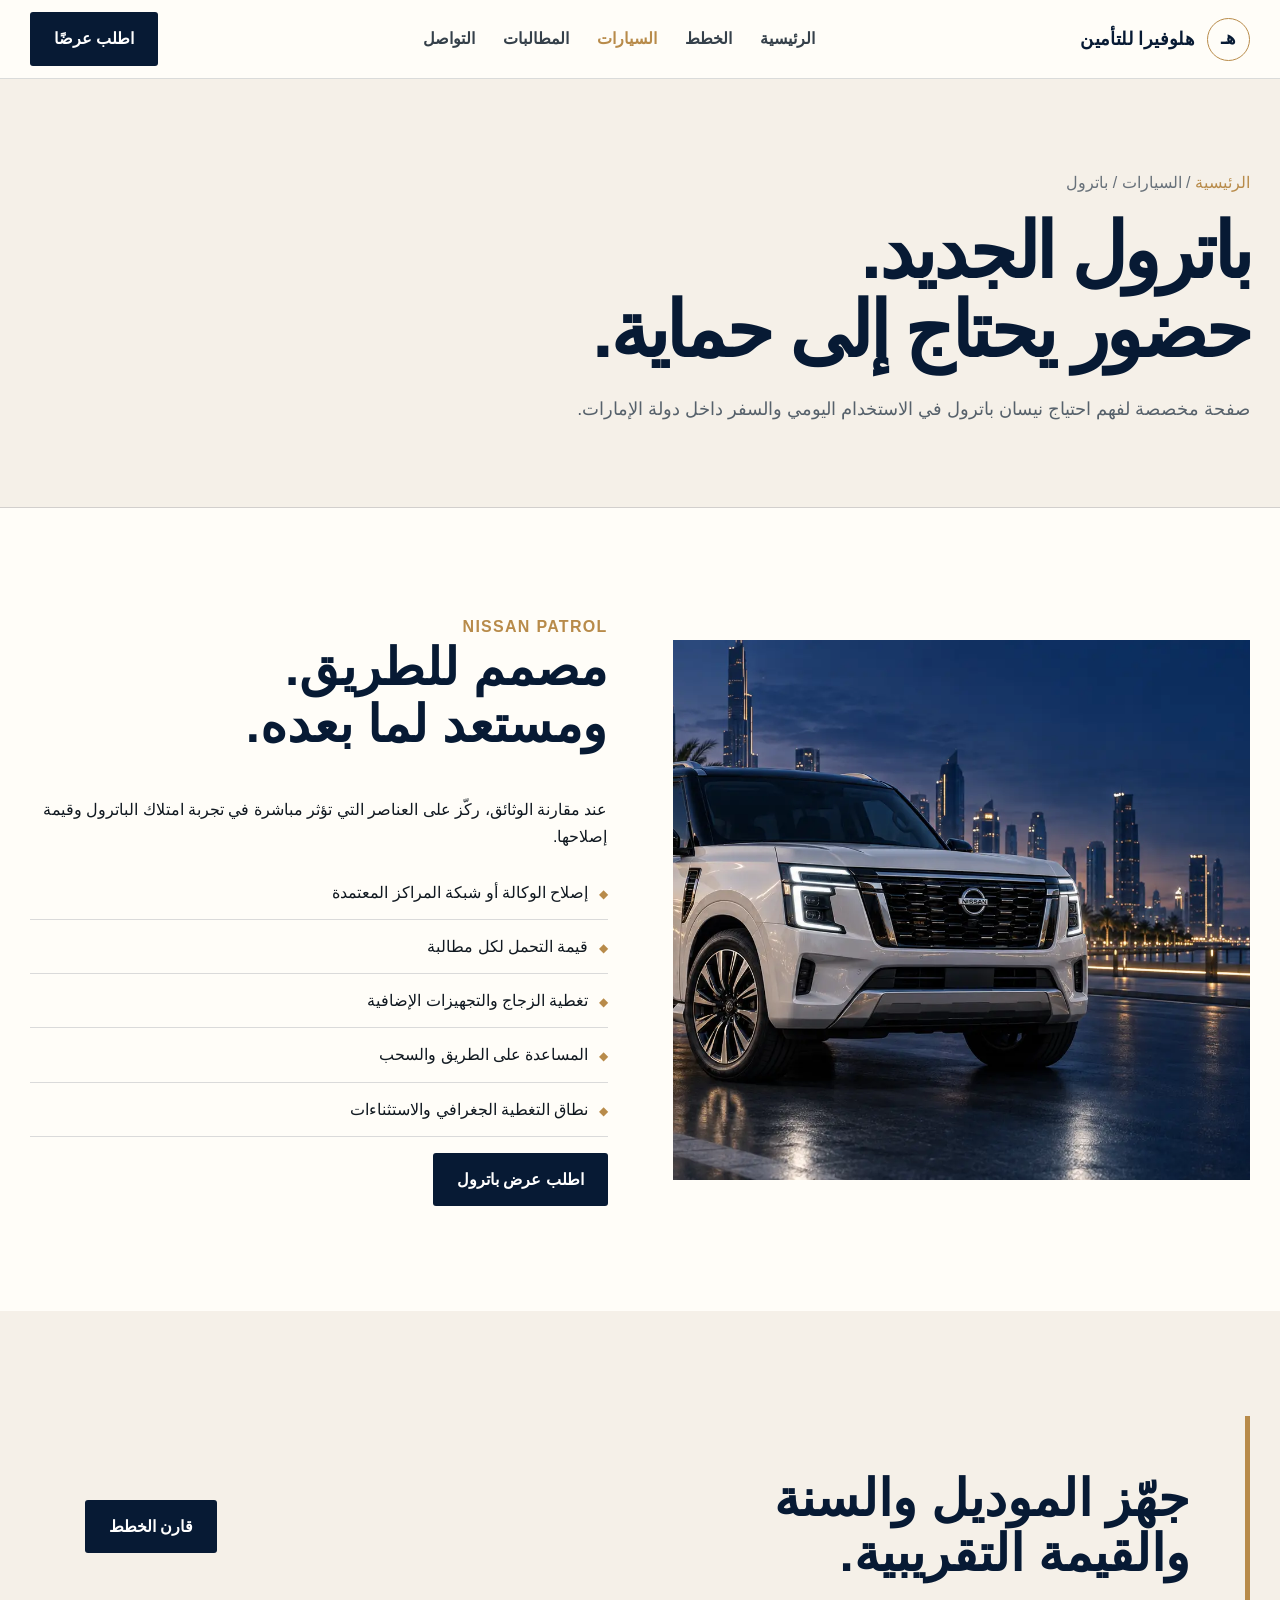
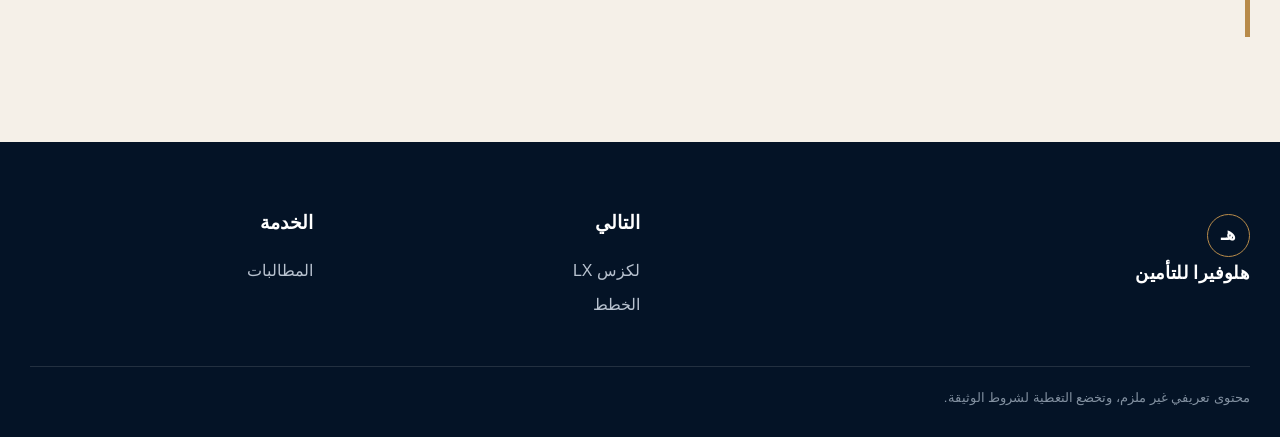
<file: vehicles/patrol/index.html>
<!doctype html><html lang="ar" dir="rtl"><head><meta charset="utf-8"><meta name="viewport" content="width=device-width,initial-scale=1"><title>تأمين نيسان باترول | هلوفيرا للتأمين</title><link rel="stylesheet" href="/styles.css"></head><body><header class="header"><nav class="nav wrap"><a class="brand" href="/"><span class="brand-mark">هـ</span><span>هلوفيرا للتأمين</span></a><button class="menu">☰</button><div class="nav-links"><a href="/">الرئيسية</a><a href="/plans/">الخطط</a><a class="active" href="/vehicles/patrol/">السيارات</a><a href="/claims/">المطالبات</a><a href="/contact/">التواصل</a></div><a class="nav-action" href="/contact/#quote">اطلب عرضًا</a></nav></header><main><section class="page-hero"><div class="wrap"><div class="crumb"><a href="/">الرئيسية</a> / السيارات / باترول</div><h1>باترول الجديد.<br>حضور يحتاج إلى حماية.</h1><p>صفحة مخصصة لفهم احتياج نيسان باترول في الاستخدام اليومي والسفر داخل دولة الإمارات.</p></div></section><section class="section"><div class="wrap split"><img src="/assets/atlas-patrol-uae.webp" alt="نيسان باترول جديدة بيضاء في دبي"><div class="content"><div class="kicker">NISSAN PATROL</div><h2>مصمم للطريق.<br>ومستعد لما بعده.</h2><p>عند مقارنة الوثائق، ركّز على العناصر التي تؤثر مباشرة في تجربة امتلاك الباترول وقيمة إصلاحها.</p><ul class="checklist"><li>إصلاح الوكالة أو شبكة المراكز المعتمدة</li><li>قيمة التحمل لكل مطالبة</li><li>تغطية الزجاج والتجهيزات الإضافية</li><li>المساعدة على الطريق والسحب</li><li>نطاق التغطية الجغرافي والاستثناءات</li></ul><a class="btn" href="/contact/#quote">اطلب عرض باترول</a></div></div></section><section class="section cream"><div class="wrap"><div class="banner"><h2>جهّز الموديل والسنة<br>والقيمة التقريبية.</h2><a class="btn" href="/plans/">قارن الخطط</a></div></div></section></main><footer class="footer"><div class="wrap"><div class="footer-grid"><div><a class="brand" href="/"><span class="brand-mark">هـ</span>هلوفيرا للتأمين</a></div><div><h3>التالي</h3><a href="/vehicles/lexus/">لكزس LX</a><a href="/plans/">الخطط</a></div><div><h3>الخدمة</h3><a href="/claims/">المطالبات</a></div></div><div class="legal">محتوى تعريفي غير ملزم، وتخضع التغطية لشروط الوثيقة.</div></div></footer><script src="/script.js"></script></body></html>
</file>
<file: styles.css>
:root {
  --navy: #071a34;
  --navy-2: #0d284d;
  --ink: #101820;
  --cream: #f5f0e8;
  --paper: #fffdf8;
  --gold: #b88b4a;
  --gold-soft: #dec59d;
  --muted: #68717a;
  --line: rgba(7, 26, 52, .15);
  --max: 1220px;
}
* { box-sizing: border-box; }
html { scroll-behavior: smooth; }
body {
  margin: 0;
  direction: rtl;
  color: var(--ink);
  background: var(--paper);
  font-family: Tahoma, Arial, sans-serif;
  font-size: 16px;
  line-height: 1.7;
}
a { color: inherit; text-decoration: none; }
img { display: block; width: 100%; object-fit: cover; }
button, input, select, textarea { font: inherit; }
.wrap { width: min(calc(100% - 36px), var(--max)); margin-inline: auto; }
.service-bar {
  background: var(--navy);
  color: #e9edf3;
  padding: 8px 0;
  font-size: .82rem;
}
.service-bar .wrap { display: flex; justify-content: space-between; gap: 20px; }
.header {
  position: sticky;
  top: 0;
  z-index: 30;
  background: rgba(255, 253, 248, .94);
  backdrop-filter: blur(16px);
  border-bottom: 1px solid var(--line);
}
.nav { height: 78px; display: flex; align-items: center; justify-content: space-between; gap: 28px; }
.brand { display: flex; align-items: center; gap: 12px; color: var(--navy); font-weight: 900; font-size: 1.15rem; letter-spacing: .02em; }
.brand-mark {
  width: 43px;
  height: 43px;
  border: 1px solid var(--gold);
  border-radius: 50%;
  display: grid;
  place-items: center;
  font-family: Georgia, serif;
  font-size: 1.15rem;
}
.nav-links { display: flex; align-items: center; gap: 28px; font-weight: 700; color: #35404a; }
.nav-links a:hover, .nav-links a.active { color: var(--gold); }
.nav-action, .btn {
  display: inline-flex;
  align-items: center;
  justify-content: center;
  border: 0;
  background: var(--navy);
  color: #fff;
  padding: 13px 24px;
  border-radius: 3px;
  font-weight: 800;
  cursor: pointer;
  transition: .25s ease;
}
.nav-action:hover, .btn:hover { background: var(--gold); transform: translateY(-1px); }
.btn.gold { background: var(--gold); color: #111; }
.btn.ghost { background: transparent; border: 1px solid rgba(255,255,255,.55); }
.menu { display: none; width: 44px; height: 44px; border: 1px solid var(--line); background: transparent; color: var(--navy); font-size: 1.35rem; }
.patrol-lead { width: min(100%, 1500px); margin-inline: auto; height: clamp(430px, 62vw, 760px); overflow: hidden; background: var(--navy); }
.patrol-lead img { width: 100%; height: 100%; object-position: center 62%; }
.campaign-hero { padding: 30px 18px; background: linear-gradient(135deg, #020912, #0b1b2d); }
.campaign-hero a { display: block; width: min(100%, 860px); margin-inline: auto; box-shadow: 0 26px 80px rgba(0,0,0,.38); }
.campaign-hero img { width: 100%; height: auto; aspect-ratio: 1122/1402; object-fit: contain; }
.hero {
  min-height: 690px;
  background: var(--cream);
  display: grid;
  align-items: stretch;
}
.hero-message { min-height: 0; }
.hero-message .hero-copy { width: min(calc(100% - 36px), var(--max)); min-height: 560px; margin-inline: auto; padding: 95px 0 75px; }
.hero-grid {
  width: min(100%, 1500px);
  margin: auto;
  display: grid;
  grid-template-columns: .82fr 1.18fr;
  min-height: 690px;
}
.hero-copy {
  padding: 95px max(28px, calc((100vw - var(--max))/2)) 75px 55px;
  display: flex;
  flex-direction: column;
  justify-content: center;
  position: relative;
}
.hero-copy:before {
  content: "ATLAS";
  position: absolute;
  top: 28px;
  right: max(28px, calc((100vw - var(--max))/2));
  color: rgba(7,26,52,.07);
  font: 800 clamp(4rem, 10vw, 9rem)/1 Georgia, serif;
}
.kicker { color: var(--gold); font-weight: 900; letter-spacing: .08em; }
h1, h2, h3, p { margin-top: 0; }
.hero h1, .page-hero h1 {
  color: var(--navy);
  font-size: clamp(3rem, 6vw, 6.2rem);
  line-height: 1.02;
  letter-spacing: -.045em;
  margin: 16px 0 25px;
}
.hero-copy > p { max-width: 620px; color: #4f5a64; font-size: 1.17rem; }
.emirates-note { margin-top: 24px; padding: 18px 20px; border-right: 3px solid var(--gold); background: rgba(255,255,255,.58); }
.emirates-note strong, .emirates-note span { display: block; }
.emirates-note strong { color: var(--navy); font-size: 1.08rem; }
.emirates-note span { color: var(--muted); font-size: .94rem; }
.hero-media { position: relative; overflow: hidden; min-height: 690px; }
.hero-media img { height: 100%; }
.hero-media:after { content: ""; position: absolute; inset: 0; background: linear-gradient(90deg, transparent 70%, var(--cream)); pointer-events: none; }
.quote-mini {
  margin-top: 28px;
  background: var(--paper);
  border: 1px solid var(--line);
  box-shadow: 0 24px 60px rgba(7,26,52,.12);
  padding: 18px;
  display: grid;
  grid-template-columns: 1fr .7fr auto;
  gap: 10px;
}
.quote-mini select, .quote-mini input {
  width: 100%;
  min-width: 0;
  border: 1px solid var(--line);
  background: #fff;
  padding: 13px;
  color: var(--navy);
}
.vehicle-picker { background: #fff; border-bottom: 1px solid var(--line); padding: 34px 0 28px; }
.picker-card { display: grid; grid-template-columns: .65fr 1.35fr; gap: 28px; align-items: center; padding: 28px; background: var(--paper); border: 1px solid var(--line); box-shadow: 0 20px 55px rgba(7,26,52,.09); }
.picker-intro h2 { margin: 3px 0; color: var(--navy); font-size: clamp(2rem,3.5vw,3.25rem); line-height: 1.1; }
.picker-intro p { color: var(--muted); margin-bottom: 0; }
.picker-card .quote-mini { margin: 0; box-shadow: none; border: 0; padding: 0; background: transparent; }
.car-types, .brand-list { display: flex; flex-wrap: wrap; gap: 9px; margin-top: 18px; }
.car-types span, .brand-list span { padding: 7px 13px; border: 1px solid var(--line); color: var(--navy); background: var(--cream); font-weight: 700; font-size: .88rem; }
.brand-list { justify-content: center; margin-top: 25px; }
.brand-list span { background: #fff; }
.trust-row { border-bottom: 1px solid var(--line); background: #fff; }
.trust-row .wrap { display: grid; grid-template-columns: repeat(4,1fr); }
.trust-item { padding: 24px; border-left: 1px solid var(--line); }
.trust-item:last-child { border-left: 0; }
.trust-item b { display: block; color: var(--navy); font-size: 1.05rem; }
.trust-item span { color: var(--muted); font-size: .9rem; }
.section { padding: 105px 0; }
.section.cream { background: var(--cream); }
.section.navy { background: var(--navy); color: #fff; }
.section-head { display: flex; align-items: end; justify-content: space-between; gap: 40px; margin-bottom: 48px; }
.section-head h2 { color: var(--navy); font-size: clamp(2.2rem, 4.5vw, 4.8rem); line-height: 1.08; letter-spacing: -.04em; margin-bottom: 0; }
.navy .section-head h2 { color: #fff; }
.section-head p { max-width: 500px; color: var(--muted); margin-bottom: 0; }
.navy .section-head p { color: #b9c4d2; }
.vehicle-grid { display: grid; grid-template-columns: 1.35fr .65fr; gap: 22px; }
.vehicle-card { position: relative; min-height: 520px; overflow: hidden; background: var(--navy); color: #fff; }
.vehicle-card.small { min-height: 520px; }
.vehicle-card img { position: absolute; inset: 0; height: 100%; transition: transform .6s ease; }
.vehicle-card:hover img { transform: scale(1.025); }
.vehicle-card:after { content: ""; position: absolute; inset: 0; background: linear-gradient(0deg, rgba(4,13,27,.92), transparent 65%); }
.vehicle-copy { position: absolute; z-index: 2; right: 28px; left: 28px; bottom: 28px; }
.vehicle-copy h3 { font-size: 2rem; margin-bottom: 4px; }
.vehicle-copy p { color: #dbe2eb; margin-bottom: 16px; }
.text-link { color: var(--gold-soft); font-weight: 900; }
.steps { display: grid; grid-template-columns: repeat(3,1fr); gap: 18px; }
.step { padding: 32px; background: rgba(255,255,255,.045); border: 1px solid rgba(255,255,255,.12); }
.step span { font: 700 2rem Georgia, serif; color: var(--gold-soft); }
.step h3 { font-size: 1.35rem; margin: 24px 0 8px; }
.step p { color: #b9c4d2; }
.plan-grid { display: grid; grid-template-columns: repeat(3,1fr); gap: 18px; }
.plan { padding: 32px; border: 1px solid var(--line); background: #fff; position: relative; }
.plan.featured { background: var(--navy); color: #fff; transform: translateY(-12px); }
.plan-label { color: var(--gold); font-weight: 900; }
.plan h3 { font-size: 1.8rem; margin: 12px 0; }
.plan ul { list-style: none; padding: 0; margin: 25px 0; }
.plan li { padding: 10px 0; border-bottom: 1px solid var(--line); }
.plan li:before { content: "✓"; color: var(--gold); margin-left: 9px; font-weight: 900; }
.banner { background: var(--cream); border-right: 5px solid var(--gold); padding: 55px; display: flex; align-items: center; justify-content: space-between; gap: 30px; }
.banner h2 { color: var(--navy); font-size: clamp(2rem,4vw,4rem); line-height: 1.08; margin-bottom: 0; }
.page-hero { background: var(--cream); padding: 90px 0 65px; border-bottom: 1px solid var(--line); }
.crumb { color: var(--muted); }
.crumb a { color: var(--gold); }
.page-hero p { max-width: 680px; color: #56616b; font-size: 1.12rem; }
.split { display: grid; grid-template-columns: 1fr 1fr; gap: 65px; align-items: center; }
.split img { height: 540px; }
.content h2 { color: var(--navy); font-size: clamp(2.1rem,4vw,4rem); line-height: 1.1; }
.checklist { list-style: none; padding: 0; }
.checklist li { border-bottom: 1px solid var(--line); padding: 13px 0; }
.checklist li:before { content: "◆"; color: var(--gold); margin-left: 10px; font-size: .72rem; }
.form-layout { display: grid; grid-template-columns: 1.2fr .8fr; gap: 22px; }
.form-box, .info-box { padding: 35px; background: #fff; border: 1px solid var(--line); }
.fields { display: grid; grid-template-columns: 1fr 1fr; gap: 16px; }
.field { display: flex; flex-direction: column; gap: 7px; }
.field.full { grid-column: 1/-1; }
.field label { color: var(--navy); font-weight: 800; }
.field input, .field select, .field textarea { border: 1px solid #ccd1d6; background: #fff; padding: 14px; width: 100%; }
.field textarea { min-height: 130px; }
.success { display: none; margin-top: 14px; padding: 13px; background: #edf5ed; color: #245429; }
.footer { background: #041326; color: #fff; padding: 65px 0 28px; }
.footer .brand { color: #fff; }
.footer-grid { display: grid; grid-template-columns: 2fr 1fr 1fr; gap: 45px; }
.footer a { display: block; color: #b8c2cf; margin: 7px 0; }
.legal { margin-top: 40px; border-top: 1px solid rgba(255,255,255,.12); padding-top: 20px; color: #8290a0; font-size: .82rem; }
@media (max-width: 900px) {
  .menu { display: block; }
  .nav-action { display: none; }
  .nav-links { display: none; position: absolute; top: 78px; right: 18px; left: 18px; padding: 20px; background: #fff; border: 1px solid var(--line); flex-direction: column; align-items: stretch; }
  .nav-links.open { display: flex; }
  .hero-grid { grid-template-columns: 1fr; }
  .hero-copy { padding: 75px 24px 35px; }
  .hero-message .hero-copy { width: 100%; min-height: 0; padding: 75px 24px 60px; }
  .hero-media { min-height: 430px; }
  .hero-media:after { background: linear-gradient(0deg, transparent 75%, var(--cream)); }
  .picker-card { grid-template-columns: 1fr; }
  .trust-row .wrap { grid-template-columns: 1fr 1fr; }
  .vehicle-grid, .split, .form-layout { grid-template-columns: 1fr; }
  .vehicle-card, .vehicle-card.small { min-height: 430px; }
  .steps, .plan-grid { grid-template-columns: 1fr; }
  .plan.featured { transform: none; }
}
@media (max-width: 560px) {
  .service-bar .wrap span:last-child { display: none; }
  .campaign-hero { padding: 0; }
  .campaign-hero a { width: 100%; box-shadow: none; }
  .patrol-lead { height: 480px; }
  .hero h1 { font-size: 3.25rem; }
  .quote-mini { grid-template-columns: 1fr; }
  .vehicle-picker { padding: 18px 0; }
  .picker-card { padding: 20px; gap: 20px; }
  .trust-row .wrap { grid-template-columns: 1fr; }
  .trust-item { border-left: 0; border-bottom: 1px solid var(--line); padding: 17px 0; }
  .section { padding: 72px 0; }
  .section-head { flex-direction: column; align-items: start; }
  .fields { grid-template-columns: 1fr; }
  .banner { padding: 35px 25px; flex-direction: column; align-items: start; }
  .footer-grid { grid-template-columns: 1fr; }
  .split img { height: 390px; }
}
</file>
